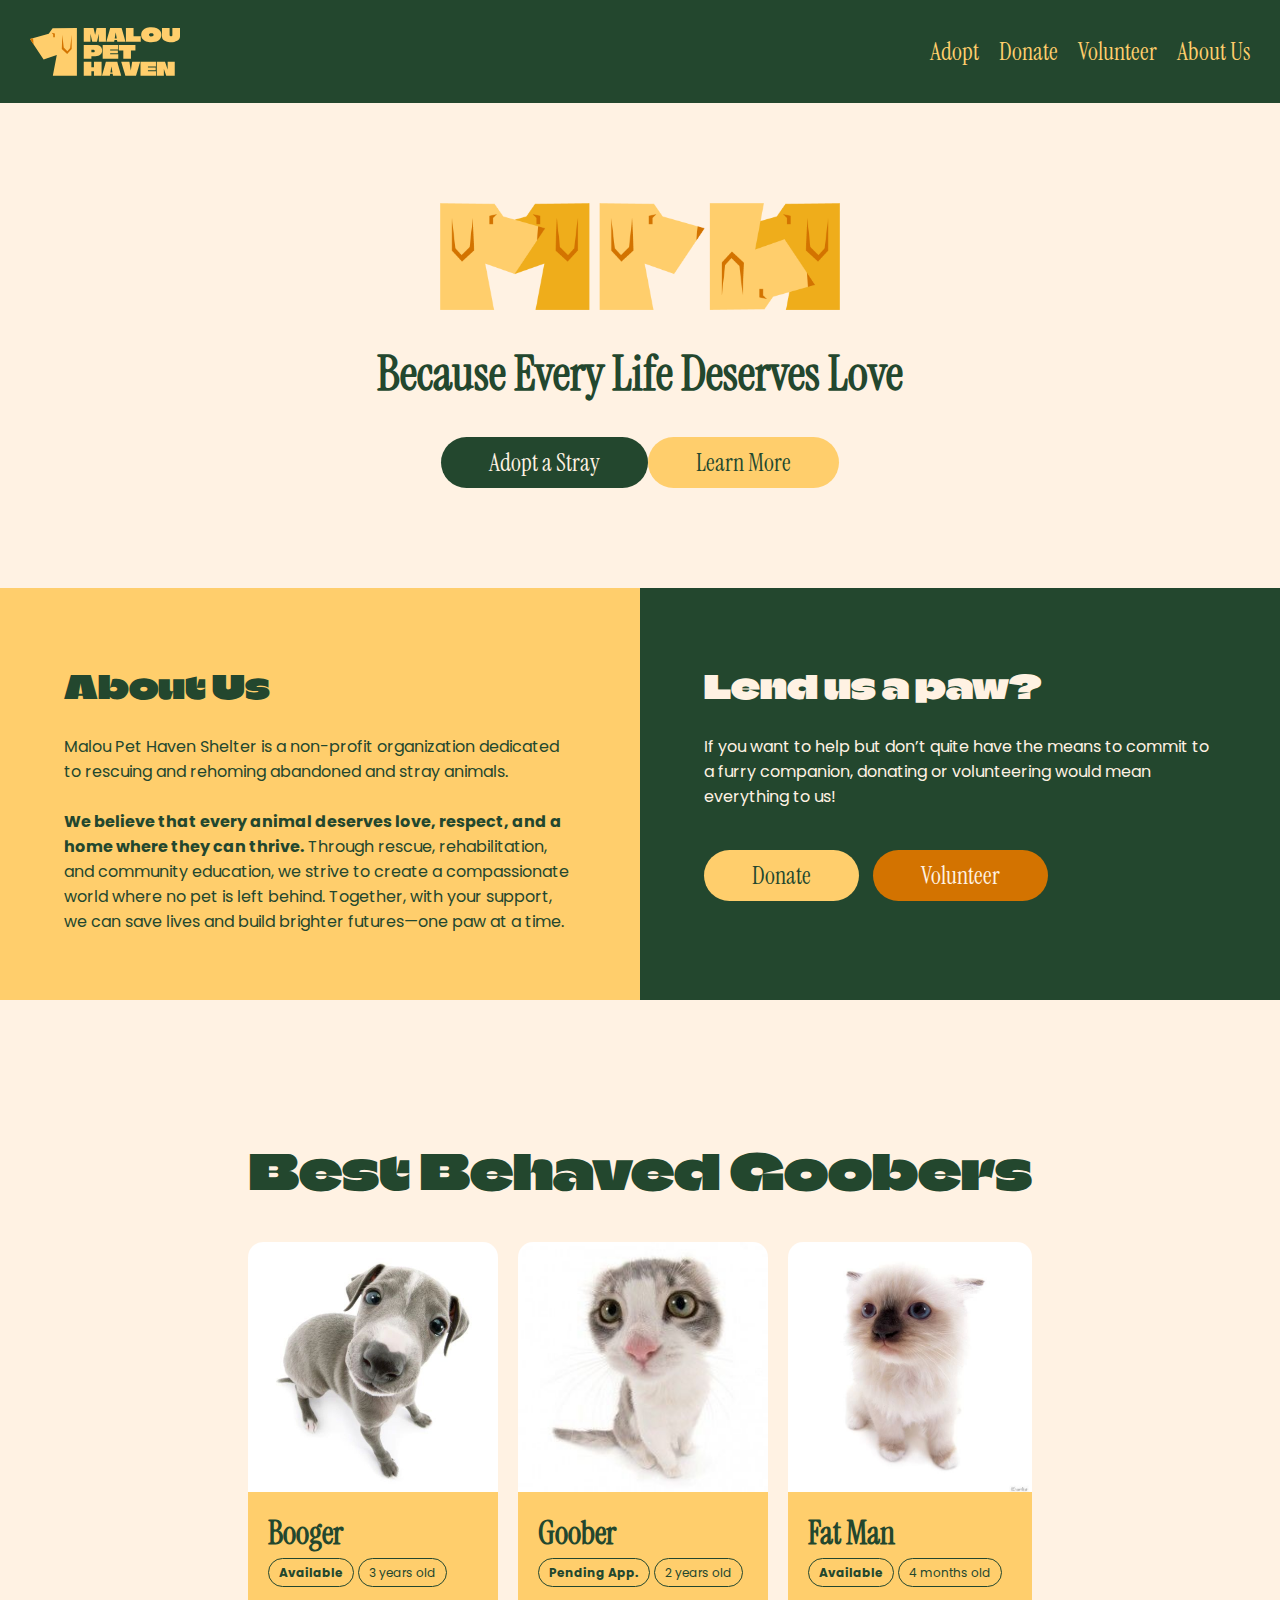
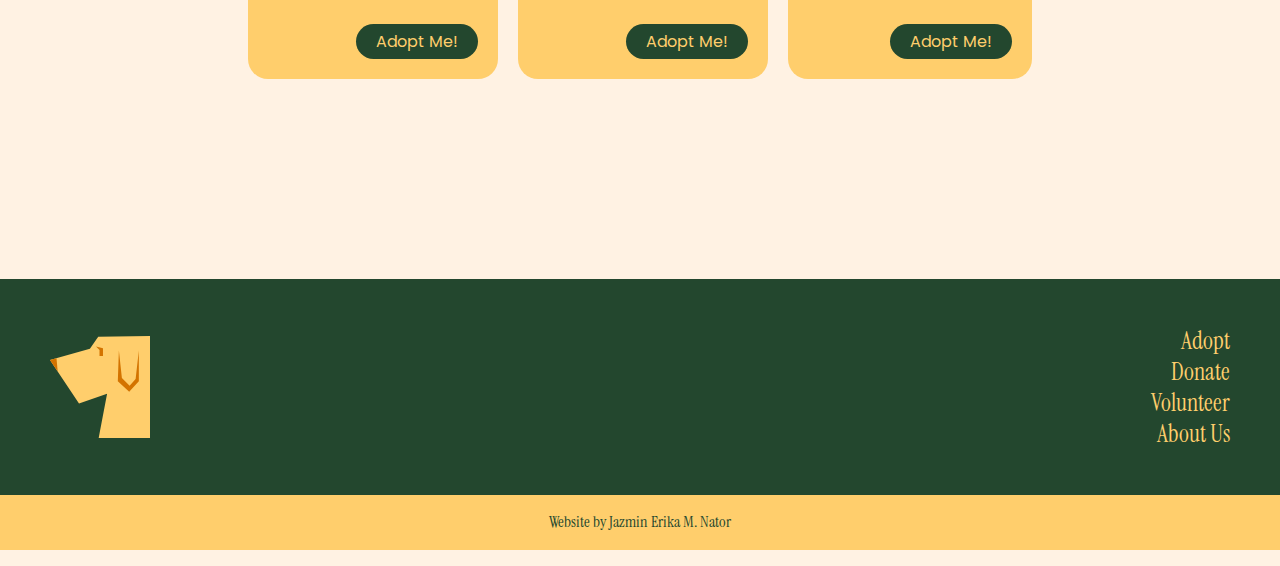
<file: index.html>
<html lang="en">
<head>
  <meta charset="UTF-8">
  <meta name="viewport" content="width=device-width, initial-scale=1.0">
  <title>Malou Pet Haven</title>
  <link rel="shortcut icon" type="image/x-icon" href="./images/logo/favicon.ico" />

  <link rel="stylesheet" href="./css/style.css">
  <link rel="stylesheet" href="./css/index.css">
  <link rel="preconnect" href="https://fonts.googleapis.com">
  <link rel="preconnect" href="https://fonts.gstatic.com" crossorigin>
  <link href="https://fonts.googleapis.com/css2?family=Climate+Crisis&family=Instrument+Serif:ital@0;1&family=Poppins:ital,wght@0,100;0,200;0,300;0,400;0,500;0,600;0,700;0,800;0,900;1,100;1,200;1,300;1,400;1,500;1,600;1,700;1,800;1,900&display=swap" rel="stylesheet">
  
</head>
<body>
  
  <div id="landing-page">
  <!-- navbar -->

  <nav>

    <div>
      <a href="./index.html"><img src="./images/logo/logo-with-name.svg" alt="" class="small-img" draggable="false"></a>
      
      <div></div>

      <ul class="rmv-bullets">
        <li><a href="./adopt.html" class="secondary-font rmv-link-design clr-yellow txt-24 nav-link">Adopt</a></li>
        <li><a href="./donate.html" class="secondary-font rmv-link-design clr-yellow txt-24 nav-link">Donate</a></li>
        <li><a href="./volunteer.html" class="secondary-font rmv-link-design clr-yellow txt-24 nav-link">Volunteer</a></li>
        <li><a href="./about-us.html" class="secondary-font rmv-link-design clr-yellow txt-24 nav-link">About Us</a></li>
      </ul>
    </div>

  </nav>

  <!-- headline -->

  <section class="headline">

    <img src="./images/images/mph@2x.png" alt="MPH" class="large-img" draggable="false"> 

    <h1 class="secondary-font txt-48 clr-green">Because Every Life Deserves Love</h1>

    <div class="btn-group">
      <a href="./adopt.html" class="primary-btn btn">Adopt a Stray</a>
      <a href="#index-about-us" class="secondary-btn btn">Learn More</a>
   </div>

  </section>

  <!-- about us & call to action (donation)-->

  <section id="index-about-us">
    
    <div class="container">

    <div class="left">

      <h2 class="header-font clr-green txt-32">About Us</h2>

      <p class="body-font clr-green txt-16">

        Malou Pet Haven Shelter is a non-profit organization dedicated to rescuing and rehoming abandoned and stray animals. <br> <br> 
        <b>We believe that every animal deserves love, respect, and a home where they can thrive.</b> Through rescue, rehabilitation, 
        and community education, we strive to create a compassionate world where no pet is left behind. Together, with your support, 
        we can save lives and build brighter futures—one paw at a time.
      
      </p>

    </div>

    <div class="right">

      <h2 class="header-font clr-beige txt-32">Lend us a paw?</h2>

      <p class="body-font clr-beige txt-16">
        If you want to help but don’t quite have the means to commit to a furry companion, donating or volunteering would mean everything to us!
      </p>

      <div class="btn-group">
        <a href="./donate.html" class="secondary-btn btn">Donate</a>
        <a href="./volunteer.html" class="btn orange-btn">Volunteer</a>
      </div>
      
    </div>

    </div>

  </section>


  <!-- featured pets -->

  <section id="featured-pets">

    <h2 class="header-font txt-48 clr-green">Best Behaved Goobers</h2>

    <div id="pets-container">

    </div>

  </section>
  



  <!-- footer -->
  <footer class="light-yellow-bg">
    
    <div class="upper green-bg">
      <img src="./images/logo/logo.svg" alt="" draggable="false" class="small-img">

      <ul class="rmv-bullets">
        <li><a href="./adopt.html" class="secondary-font rmv-link-design clr-yellow nav-link txt-24">Adopt</a></li>
        <li><a href="./donate.html" class="secondary-font rmv-link-design clr-yellow nav-link txt-24">Donate</a></li>
        <li><a href="./volunteer.html" class="secondary-font rmv-link-design clr-yellow nav-link txt-24">Volunteer</a></li>
        <li><a href="./about-us.html" class="secondary-font rmv-link-design clr-yellow nav-link txt-24">About Us</a></li>
      </ul>

    </div>

    <div class="credits">
      <p class="secondary-font clr-green">Website by Jazmin Erika M. Nator</p>
    </div>

  </footer>

  <!-- landing page div: -->
  </div> 


  <!-- javascript -->
  <script src="js/script.js"></script>

</body>
</html>
</file>
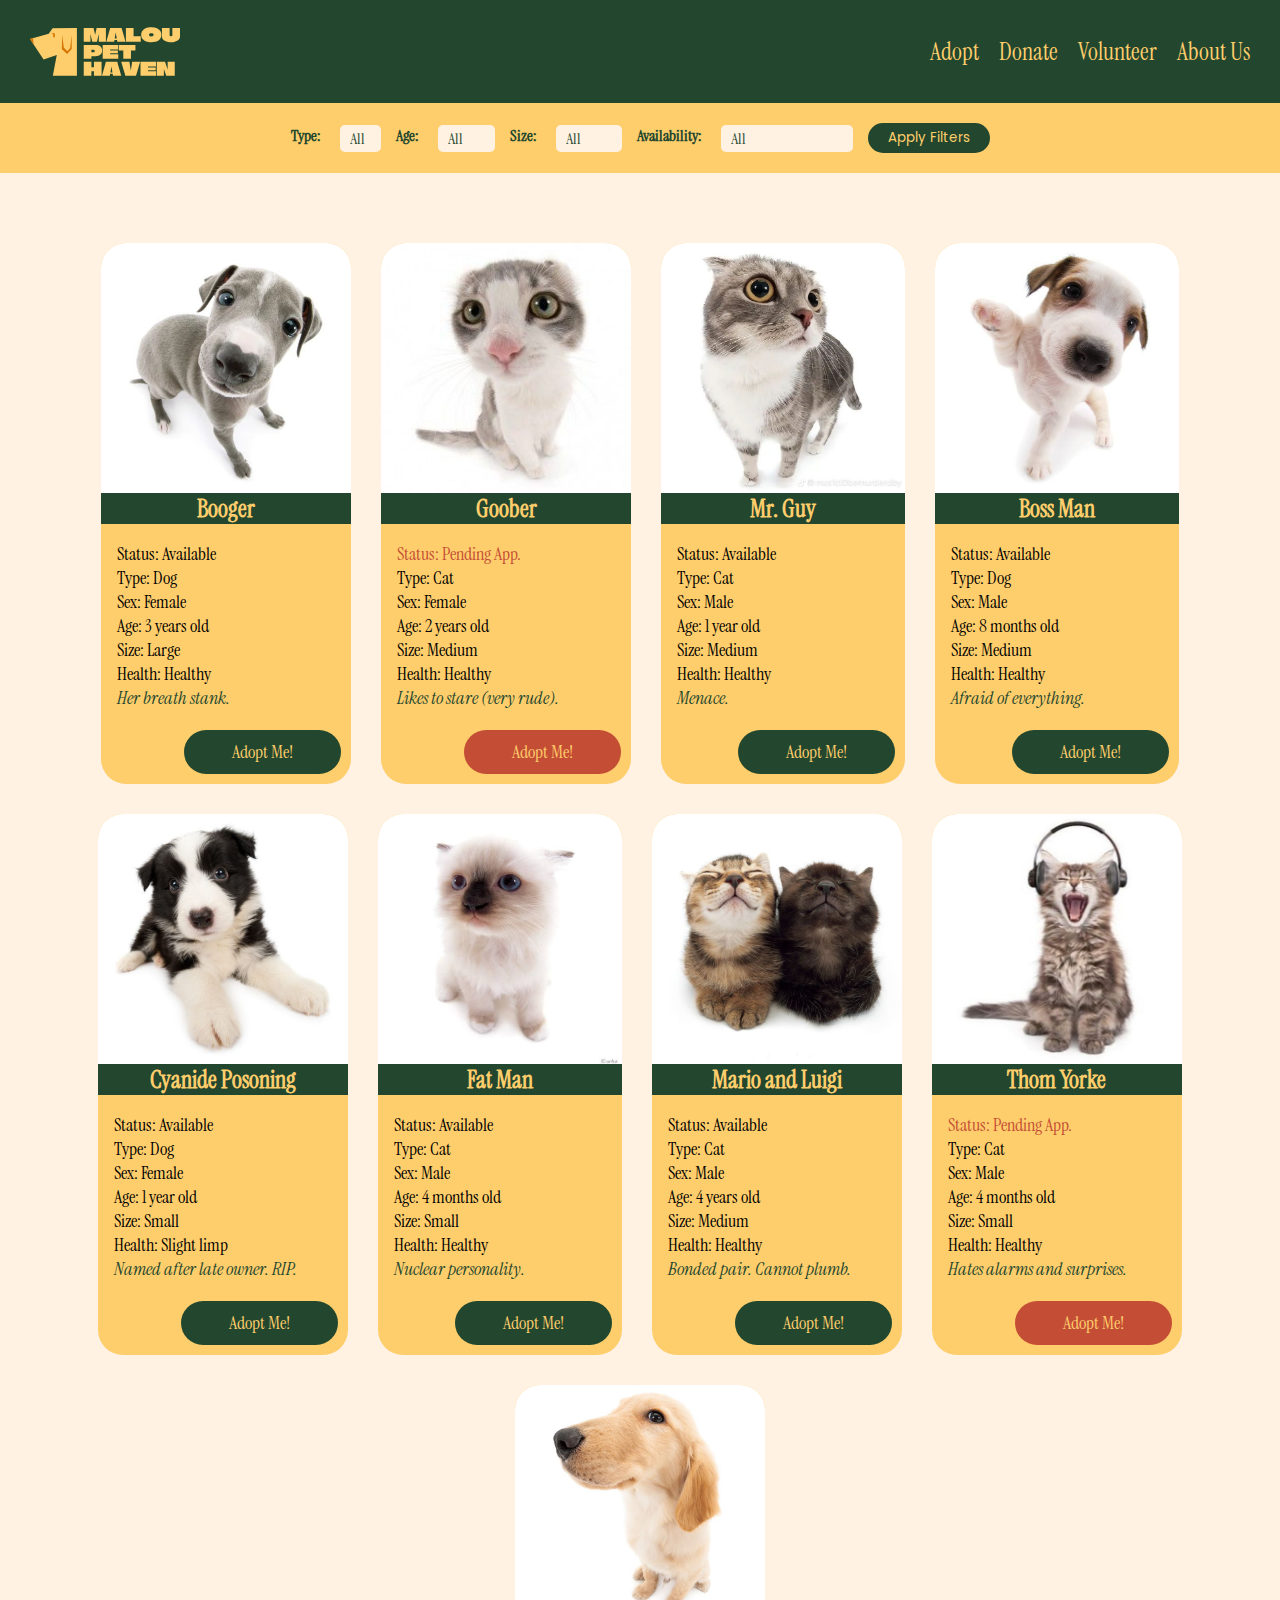
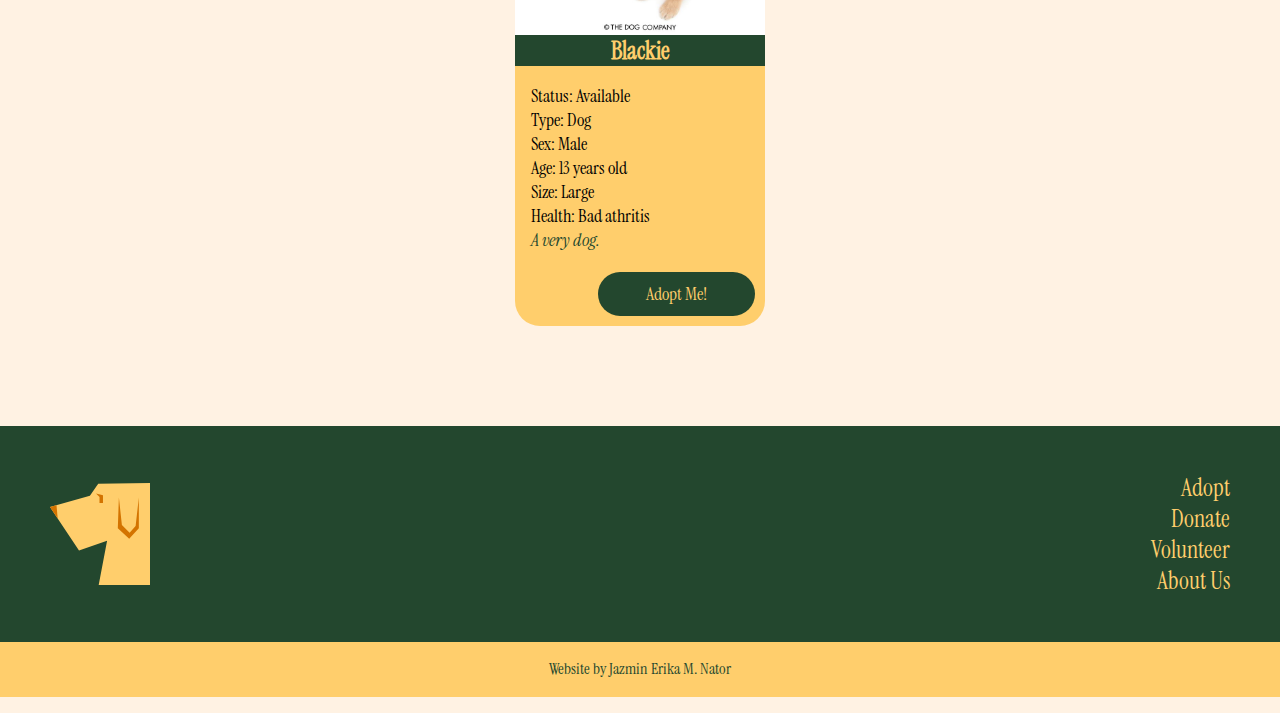
<file: adopt.html>
<html lang="en">
<head>
  <meta charset="UTF-8">
  <meta name="viewport" content="width=device-width, initial-scale=1.0">
  <title>Adopt a Furry Friend!</title>
  <link rel="shortcut icon" type="image/x-icon" href="./images/logo/favicon.ico" />
  
  <link rel="stylesheet" href="./css/style.css">
  <link rel="stylesheet" href="./css/adopt.css">

  <link rel="preconnect" href="https://fonts.googleapis.com">
  <link rel="preconnect" href="https://fonts.gstatic.com" crossorigin>
  <link href="https://fonts.googleapis.com/css2?family=Climate+Crisis&family=Instrument+Serif:ital@0;1&family=Poppins:ital,wght@0,100;0,200;0,300;0,400;0,500;0,600;0,700;0,800;0,900;1,100;1,200;1,300;1,400;1,500;1,600;1,700;1,800;1,900&display=swap" rel="stylesheet">
  

</head>
<body>
  
  
  <nav>

    <div>
      <a href="./index.html"><img src="./images/logo/logo-with-name.svg" alt="" class="small-img" draggable="false"></a>
      
      <div></div>

      <ul class="rmv-bullets">
        <li><a href="./adopt.html" class="secondary-font rmv-link-design clr-yellow txt-24 nav-link">Adopt</a></li>
        <li><a href="./donate.html" class="secondary-font rmv-link-design clr-yellow txt-24 nav-link">Donate</a></li>
        <li><a href="./volunteer.html" class="secondary-font rmv-link-design clr-yellow txt-24 nav-link">Volunteer</a></li>
        <li><a href="./about-us.html" class="secondary-font rmv-link-design clr-yellow txt-24 nav-link">About Us</a></li>
      </ul>
    </div>

  </nav>
  
  <div id="adopt">

    <div id="filter-section">
      <label for="type">Type:</label>
      <select id="filter-type">
        <option value="all">All</option>
        <option value="Dog">Dog</option>
        <option value="Cat">Cat</option>
      </select>
    
      <label for="age">Age:</label>
      <select id="filter-age">
        <option value="all">All</option>
        <option value="Young">Young</option>
        <option value="Adult">Adult</option>
        <option value="Senior">Senior</option>
      </select>
    
      <label for="size">Size:</label>
      <select id="filter-size">
        <option value="all">All</option>
        <option value="Small">Small</option>
        <option value="Medium">Medium</option>
        <option value="Large">Large</option>
      </select>
    
      <label for="availability">Availability:</label>
      <select id="filter-availability">
        <option value="all">All</option>
        <option value="Available">Available</option>
        <option value="Pending App.">Pending Application</option>
      </select>
    
      <button id="filter-button" class="btn small-btn green-bg clr-yellow">Apply Filters</button>
    </div>
    
    <div id="pet-list"></div>

  </div>
  
  <!-- footer -->
  <footer class="light-yellow-bg">
    
    <div class="upper green-bg">
      <img src="./images/logo/logo.svg" alt="" draggable="false" class="small-img">

      <ul class="rmv-bullets">
        <li><a href="./adopt.html" class="secondary-font rmv-link-design clr-yellow nav-link txt-24">Adopt</a></li>
        <li><a href="./donate.html" class="secondary-font rmv-link-design clr-yellow nav-link txt-24">Donate</a></li>
        <li><a href="./volunteer.html" class="secondary-font rmv-link-design clr-yellow nav-link txt-24">Volunteer</a></li>
        <li><a href="./about-us.html" class="secondary-font rmv-link-design clr-yellow nav-link txt-24">About Us</a></li>
      </ul>

    </div>

    <div class="credits">
      <p class="secondary-font clr-green">Website by Jazmin Erika M. Nator</p>
    </div>

  </footer>

  

  <script src="./js/adopt.js"></script>
</body>
</html>
</file>
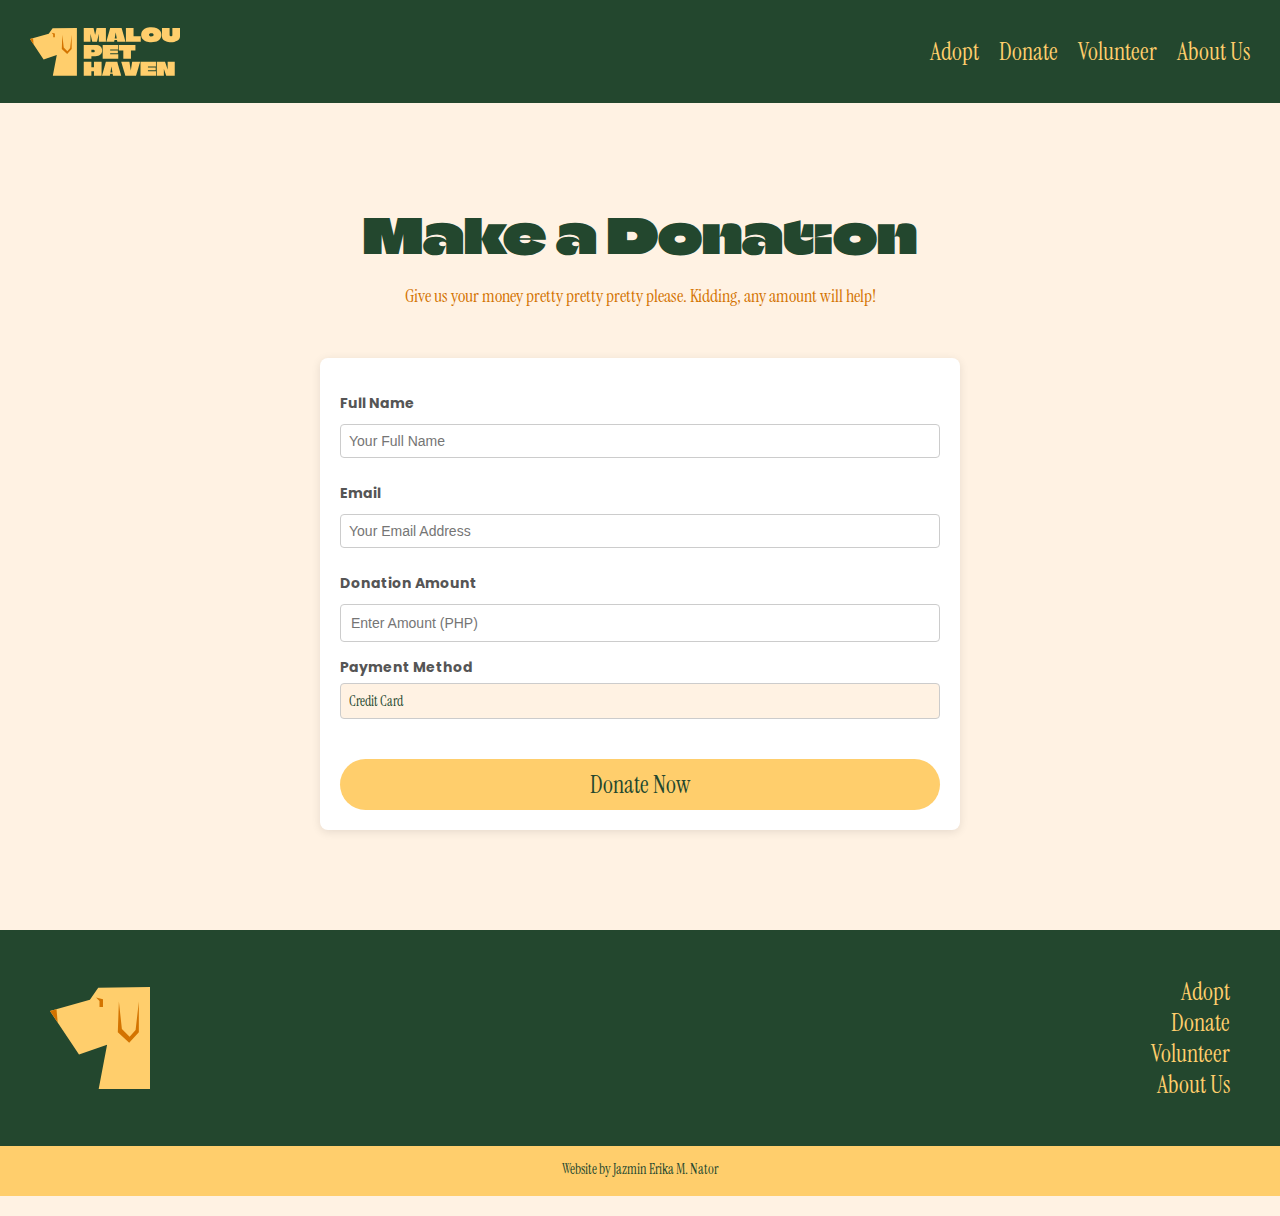
<file: donate.html>
<!DOCTYPE html>
<html lang="en">
<head>
  <meta charset="UTF-8">
  <meta name="viewport" content="width=device-width, initial-scale=1.0">
  <title>Donate to Malou Pet Haven</title>
  <link rel="shortcut icon" type="image/x-icon" href="./images/logo/favicon.ico" />
  
  <link rel="stylesheet" href="./css/style.css">
  <link rel="stylesheet" href="./css/form.css">
  <link rel="stylesheet" href="./css/modal-form.css">

  <link rel="preconnect" href="https://fonts.googleapis.com">
  <link rel="preconnect" href="https://fonts.gstatic.com" crossorigin>
  <link href="https://fonts.googleapis.com/css2?family=Climate+Crisis&family=Instrument+Serif:ital@0;1&family=Poppins:ital,wght@0,100;0,200;0,300;0,400;0,500;0,600;0,700;0,800;0,900;1,100;1,200;1,300;1,400;1,500;1,600;1,700;1,800;1,900&display=swap" rel="stylesheet">
  

</head>
<body>
  
   <!-- navbar -->

   <nav>

    <div>
      <a href="./index.html"><img src="./images/logo/logo-with-name.svg" alt="" class="small-img" draggable="false"></a>
      
      <div></div>

      <ul class="rmv-bullets">
        <li><a href="./adopt.html" class="secondary-font rmv-link-design clr-yellow txt-24 nav-link">Adopt</a></li>
        <li><a href="./donate.html" class="secondary-font rmv-link-design clr-yellow txt-24 nav-link">Donate</a></li>
        <li><a href="./volunteer.html" class="secondary-font rmv-link-design clr-yellow txt-24 nav-link">Volunteer</a></li>
        <li><a href="./about-us.html" class="secondary-font rmv-link-design clr-yellow txt-24 nav-link">About Us</a></li>
      </ul>
    </div>

  </nav>

  <div id="donate" style="margin-bottom: 100px;">

    <div class="container">
      <h1 style="margin-top: 100px;" class="txt-48 header-font">Make a Donation</h1>

      <p class="center-txt secondary-font clr-orange txt-18">Give us your money pretty pretty pretty please. Kidding, any amount will help!</p>
      <form id="donation-form" class="form-container">
        <label for="donor-name">Full Name</label>
        <input type="text" id="donor-name" name="donor-name" placeholder="Your Full Name" required>
    
        <label for="donor-email">Email</label>
        <input type="email" id="donor-email" name="donor-email" placeholder="Your Email Address" required>
    
        <label for="donation-amount">Donation Amount</label>
        <input type="number" id="donation-amount" name="donation-amount" placeholder="Enter Amount (PHP)" required>
    
        <label for="payment-method">Payment Method</label>
        <select id="payment-method" name="payment-method" required>
          <option value="credit-card">Credit Card</option>
          <option value="paypal">PayPal</option>
          <option value="gcash">GCash</option>
          <option value="paymaya">PayMaya</option>
          <option value="bank-transfer">Bank Transfer</option>
        </select>
    
        <button class="btn secondary-btn" style="margin-top: 30px;" id="donateNow" onclick="openModal()">Donate Now</button>
      </form>
    </div>
    
    <!-- Confirmation Modal -->
    <div id="donationModal" class="modal">
      <div class="modal-content">
        <span class="close-button" onclick="closeModal()">&times;</span>
        <h2 class="secondary-font txt-32 clr-orange">Thank You!</h2>
        <p class="body-font txt-14" style="margin-bottom: 50px;">Your donation has been received successfully.</p>
        <a href="./index.html" class="btn secondary-font txt-18 clr-beige orange-bg">Back Home</a>
      </div>
    </div>

  </div>


  <!-- footer -->
  <footer class="light-yellow-bg">
    
    <div class="upper green-bg">
      <img src="./images/logo/logo.svg" alt="" draggable="false" class="small-img">

      <ul class="rmv-bullets">
        <li><a href="./adopt.html" class="secondary-font rmv-link-design clr-yellow nav-link txt-24">Adopt</a></li>
        <li><a href="./donate.html" class="secondary-font rmv-link-design clr-yellow nav-link txt-24">Donate</a></li>
        <li><a href="./volunteer.html" class="secondary-font rmv-link-design clr-yellow nav-link txt-24">Volunteer</a></li>
        <li><a href="./about-us.html" class="secondary-font rmv-link-design clr-yellow nav-link txt-24">About Us</a></li>
      </ul>

    </div>

    <div class="credits">
      <p class="secondary-font clr-green">Website by Jazmin Erika M. Nator</p>
    </div>

  </footer>

  <script>

    const form = document.getElementById("donation-form");
    const modal = document.getElementById("donationModal");

    form.addEventListener("submit", function(event) {
      event.preventDefault(); 
      modal.style.display = "flex"; 
    });

    function closeModal() {
      modal.style.display = "none"; 
    }

    window.onclick = function(event) {
      if (event.target === modal) {
        modal.style.display = "none"; // end my suffering
      }
    };

  </script>

</body>
</html>
</file>
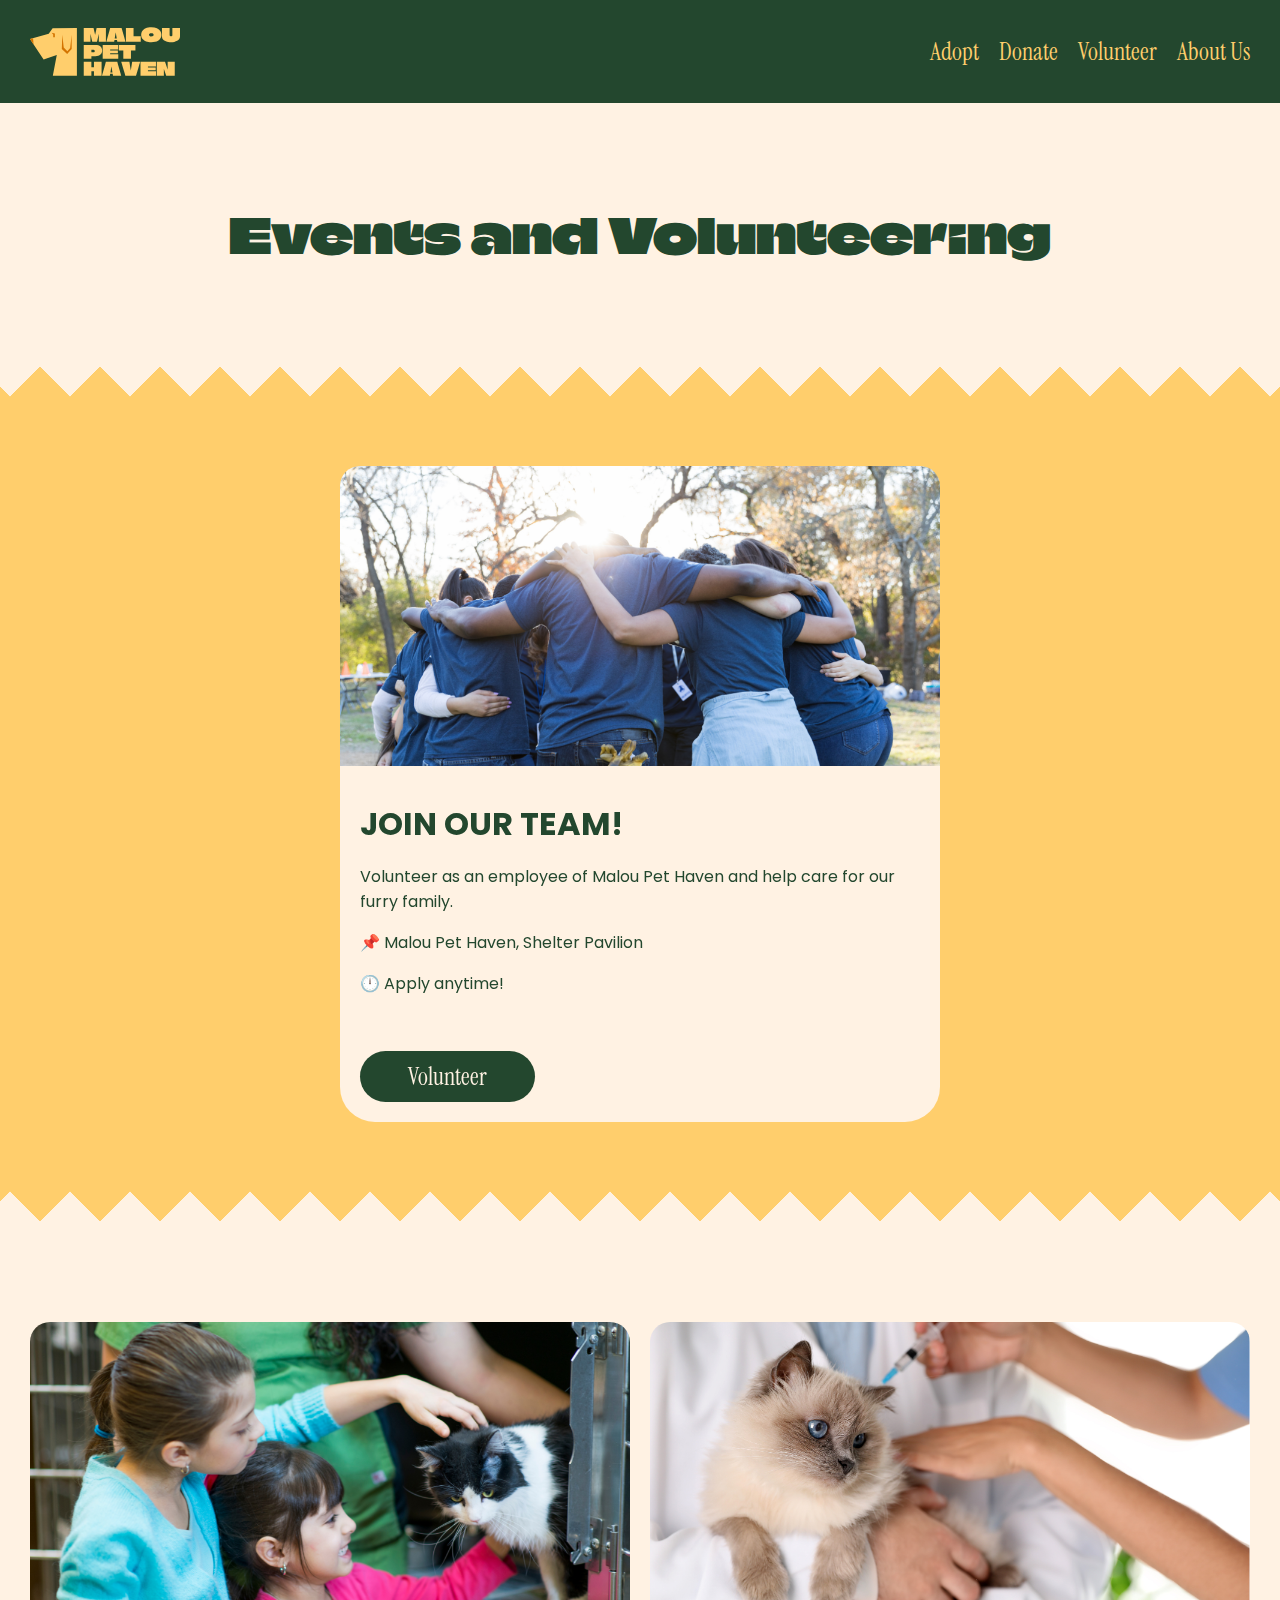
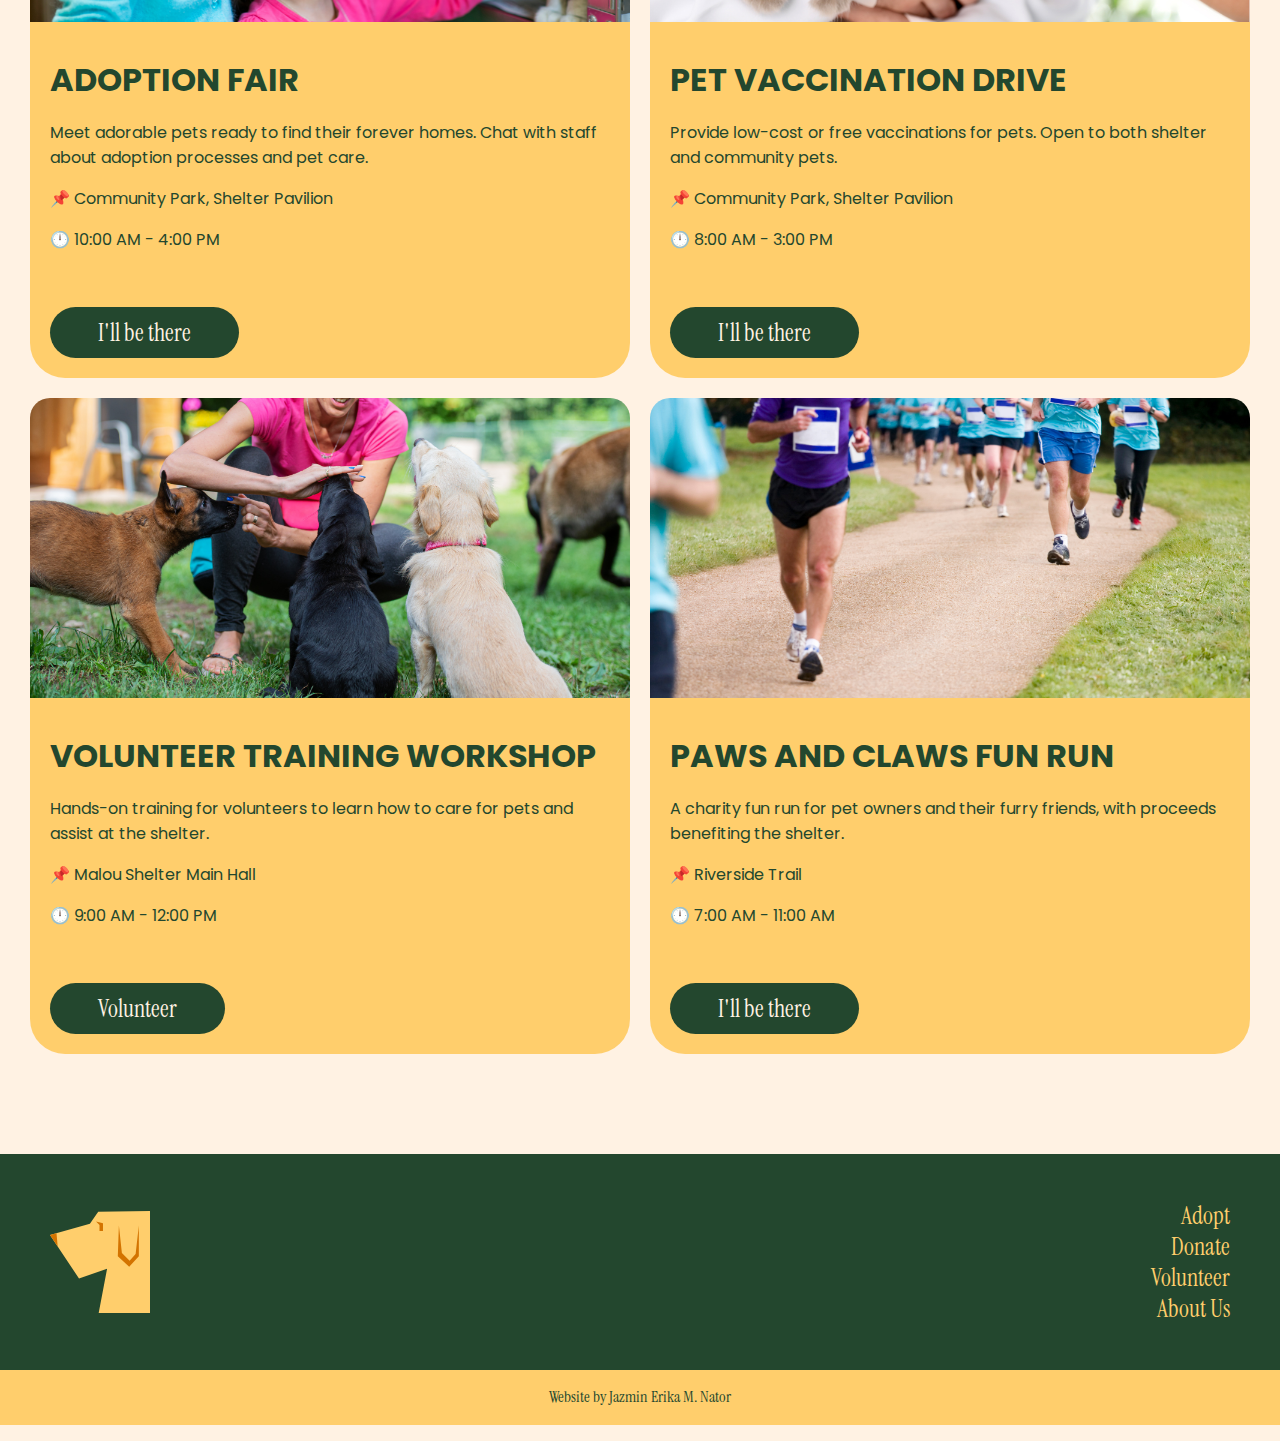
<file: volunteer.html>
<!DOCTYPE html>
<html lang="en">
<head>
  <meta charset="UTF-8">
  <meta name="viewport" content="width=device-width, initial-scale=1.0">
  <title>Volunteer</title>
  <link rel="shortcut icon" type="image/x-icon" href="./images/logo/favicon.ico" />

  <link rel="stylesheet" href="./css/style.css">
  <link rel="stylesheet" href="./css/volunteer.css">
  <link rel="stylesheet" href="./css/modal-form.css">

  <link rel="preconnect" href="https://fonts.googleapis.com">
  <link rel="preconnect" href="https://fonts.gstatic.com" crossorigin>
  <link href="https://fonts.googleapis.com/css2?family=Climate+Crisis&family=Instrument+Serif:ital@0;1&family=Poppins:ital,wght@0,100;0,200;0,300;0,400;0,500;0,600;0,700;0,800;0,900;1,100;1,200;1,300;1,400;1,500;1,600;1,700;1,800;1,900&display=swap" rel="stylesheet">
  
</head>
<body>
  
  <nav>

    <div>
      <a href="./index.html"><img src="./images/logo/logo-with-name.svg" alt="" class="small-img" draggable="false"></a>
      
      <div></div>

      <ul class="rmv-bullets">
        <li><a href="./adopt.html" class="secondary-font rmv-link-design clr-yellow txt-24 nav-link">Adopt</a></li>
        <li><a href="./donate.html" class="secondary-font rmv-link-design clr-yellow txt-24 nav-link">Donate</a></li>
        <li><a href="./volunteer.html" class="secondary-font rmv-link-design clr-yellow txt-24 nav-link">Volunteer</a></li>
        <li><a href="./about-us.html" class="secondary-font rmv-link-design clr-yellow txt-24 nav-link">About Us</a></li>
      </ul>
    </div>

  </nav>

  <div id="volunteer">


    <h1 class="txt-48 header-font clr-green center-txt">Events and Volunteering</h1>

    <div id="headline-event" class="light-yellow-bg">

    </div>

    <div id="events">

    </div>

    
  </div>


  <!-- form modal -->
  <div id="eventApplicationModal" class="modal">
    <div class="modal-content">
      <span class="close-button" id="closeModal" onclick="closeModal()">&times;</span>
      <h2 class="secondary-font txt-32 clr-green">Application Form</h2>
      
    <form id="event-application-form" >
      <label for="applicant-name" class="body-font">Full Name</label>
      <input type="text" id="applicant-name" name="name" placeholder="Input Full Name" required>
      
      <label for="applicant-email" class="body-font">Email Address</label>
      <input type="email" id="applicant-email" name="email" placeholder="example@email.com" required>
      
      <label for="applicant-phone" class="body-font">Phone Number</label>
      <input type="tel" id="applicant-phone" name="phone" placeholder="123-456-7890" required>
      
      <button onclick="closeModal()" class="btn green-bg secondary-font txt-18 clr-yellow">Submit Application</button>
    </div>
  </div>

  <!-- footer -->
  <footer class="light-yellow-bg">
    
    <div class="upper green-bg">
      <img src="./images/logo/logo.svg" alt="" draggable="false" class="small-img">

      <ul class="rmv-bullets">
        <li><a href="./adopt.html" class="secondary-font rmv-link-design clr-yellow nav-link txt-24">Adopt</a></li>
        <li><a href="./donate.html" class="secondary-font rmv-link-design clr-yellow nav-link txt-24">Donate</a></li>
        <li><a href="./volunteer.html" class="secondary-font rmv-link-design clr-yellow nav-link txt-24">Volunteer</a></li>
        <li><a href="./about-us.html" class="secondary-font rmv-link-design clr-yellow nav-link txt-24">About Us</a></li>
      </ul>

    </div>

    <div class="credits">
      <p class="secondary-font clr-green">Website by Jazmin Erika M. Nator</p>
    </div>

  </footer>

  <script src="./js/events.js"></script>
</body>
</html>
</file>
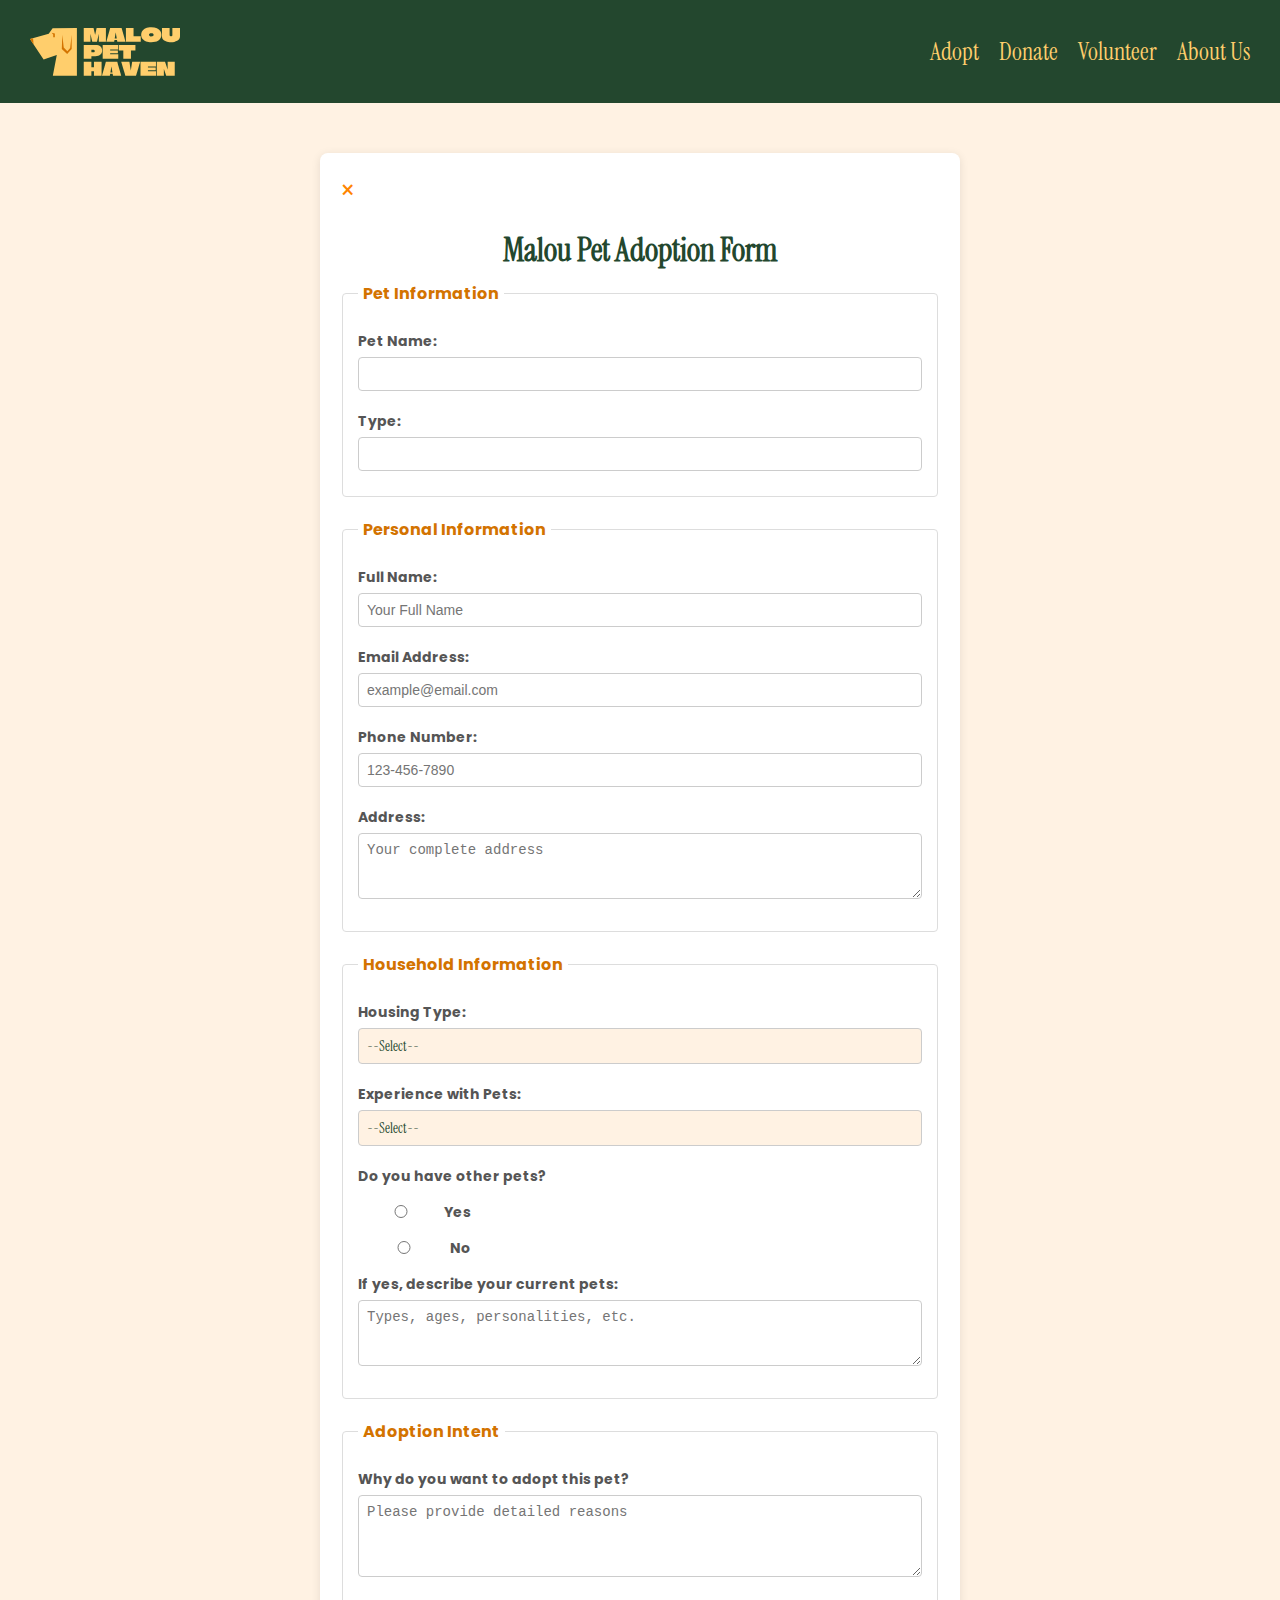
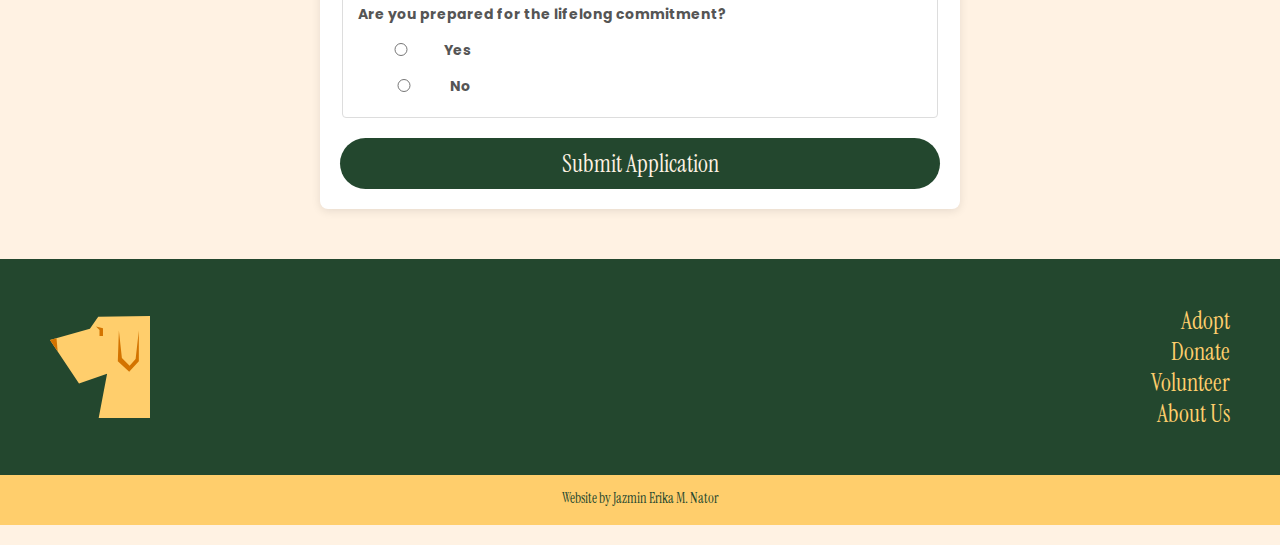
<file: forms/adoption.html>
<!DOCTYPE html>
<html lang="en">
<head>
  <meta charset="UTF-8">
  <meta name="viewport" content="width=device-width, initial-scale=1.0">
  <title>Adoption Form</title>
  <link rel="shortcut icon" type="image/x-icon" href="./images/logo/favicon.ico" />
  
  <link rel="stylesheet" href="../css/style.css">
  <link rel="stylesheet" href="../css/form.css">

  <link rel="preconnect" href="https://fonts.googleapis.com">
  <link rel="preconnect" href="https://fonts.gstatic.com" crossorigin>
  <link href="https://fonts.googleapis.com/css2?family=Climate+Crisis&family=Instrument+Serif:ital@0;1&family=Poppins:ital,wght@0,100;0,200;0,300;0,400;0,500;0,600;0,700;0,800;0,900;1,100;1,200;1,300;1,400;1,500;1,600;1,700;1,800;1,900&display=swap" rel="stylesheet">
  
</head>
<body>
  
  
  <nav>

    <div>
      <a href="../index.html"><img src="../images/logo/logo-with-name.svg" alt="" class="small-img" draggable="false"></a>
      
      <div></div>

      <ul class="rmv-bullets">
        <li><a href="../adopt.html" class="secondary-font rmv-link-design clr-yellow txt-24 nav-link">Adopt</a></li>
        <li><a href="../donate.html" class="secondary-font rmv-link-design clr-yellow txt-24 nav-link">Donate</a></li>
        <li><a href="../volunteer.html" class="secondary-font rmv-link-design clr-yellow txt-24 nav-link">Volunteer</a></li>
        <li><a href="../about-us.html" class="secondary-font rmv-link-design clr-yellow txt-24 nav-link">About Us</a></li>
      </ul>
    </div>

  </nav>
  
  <div class="form-container">
    <a href="../adopt.html" class="rmv-link-design txt-24 reg-link"><span class="close-button">&times;</span></a>
    <h1>Malou Pet Adoption Form</h1>


    <form id="adoption-form" action="submit-adoption.php" method="post">

      <!-- Pet Information -->
      <fieldset>
        <legend>Pet Information</legend>
        <label for="pet-name">Pet Name:</label>
        <input type="text" id="pet-name" name="pet-name" readonly required>

        <label for="pet-type">Type:</label>
        <input type="text" id="pet-type" name="pet-type" readonly>
      </fieldset>

      <!-- Personal Information -->
      <fieldset>
        <legend>Personal Information</legend>
        <label for="full-name">Full Name:</label>
        <input type="text" id="full-name" name="full-name" placeholder="Your Full Name" required>

        <label for="email">Email Address:</label>
        <input type="email" id="email" name="email" placeholder="example@email.com" required>

        <label for="phone">Phone Number:</label>
        <input type="tel" id="phone" name="phone" placeholder="123-456-7890" required>

        <label for="address">Address:</label>
        <textarea id="address" name="address" rows="3" placeholder="Your complete address" required></textarea>
      </fieldset>

      <!-- Household Information -->
      <fieldset>
        <legend>Household Information</legend>
        <label for="household-type">Housing Type:</label>
        <select id="household-type" name="household-type" required>
          <option value="">--Select--</option>
          <option value="Apartment">Apartment</option>
          <option value="House">House</option>
          <option value="Condo">Condo</option>
          <option value="Other">Other</option>
        </select>

        <label for="pet-experience">Experience with Pets:</label>
        <select id="pet-experience" name="pet-experience" required>
          <option value="">--Select--</option>
          <option value="First-time Owner">First-time Owner</option>
          <option value="Experienced Owner">Experienced Owner</option>
        </select>

        <label for="existing-pets">Do you have other pets?</label>

        <div class="radio-grp">
          <input type="radio" id="existing-pets-yes" name="existing-pets" value="Yes" required>
          <label for="existing-pets-yes">Yes</label>
        </div>

        <div class="radio-grp">
          <input type="radio" id="existing-pets-no" name="existing-pets" value="No" required>
          <label for="existing-pets-no">No</label>
        </div>

        <label for="pet-description">If yes, describe your current pets:</label>
        <textarea id="pet-description" name="pet-description" rows="3" placeholder="Types, ages, personalities, etc."></textarea>
      </fieldset>

      <!-- Adoption Intent -->
      <fieldset>
        <legend>Adoption Intent</legend>
        <label for="reason">Why do you want to adopt this pet?</label>
        <textarea id="reason" name="reason" rows="4" placeholder="Please provide detailed reasons" required></textarea>

        
        <label for="commitment">Are you prepared for the lifelong commitment?</label>

        <div class="radio-grp">
          <input type="radio" id="commitment-yes" name="commitment" value="Yes" required>
          <label for="commitment-yes">Yes</label>
        </div>

        <div class="radio-grp">
          <input type="radio" id="commitment-no" name="commitment" value="No" required>
          <label for="commitment-no">No</label>
        </div>

      </fieldset>

      <!-- Submit Section -->
      <button type="submit" class="btn primary-btn">Submit Application</button>
    </form>


  </div>


  <!-- success modal -->
  <div id="successModal" class="modal">
    <div class="modal-content">
      <h2 class="secondary-font txt-32 clr-green">Application Submitted</h2>
      <p class="body-font txt-16">Your adoption application has been successfully submitted.</p>
      <button id="returnHomeButton" class="secondary-btn btn">Return to Home Page</button>
    </div>
  </div>

  <!-- footer -->
  <footer class="light-yellow-bg">
    
    <div class="upper green-bg">
      <img src="../images/logo/logo.svg" alt="" draggable="false" class="small-img">

      <ul class="rmv-bullets">
        <li><a href="../adopt.html" class="secondary-font rmv-link-design clr-yellow nav-link txt-24">Adopt</a></li>
        <li><a href="../donate.html" class="secondary-font rmv-link-design clr-yellow nav-link txt-24">Donate</a></li>
        <li><a href="../volunteer.html" class="secondary-font rmv-link-design clr-yellow nav-link txt-24">Volunteer</a></li>
        <li><a href="../about-us.html" class="secondary-font rmv-link-design clr-yellow nav-link txt-24">About Us</a></li>
      </ul>

    </div>

    <div class="credits">
      <p class="secondary-font clr-green">Website by Jazmin Erika M. Nator</p>
    </div>

  </footer>


  <script>
    
    const params = new URLSearchParams(window.location.search);
    const petName = params.get("pet");
    const petType = params.get("type");
    if (petName) document.getElementById("pet-name").value = petName;
    if (petType) document.getElementById("pet-type").value = petType;

    // Modal functionality
    const form = document.getElementById("adoption-form");
    const modal = document.getElementById("successModal");
    const returnHomeButton = document.getElementById("returnHomeButton");
  
    form.addEventListener("submit", function (event) {
      event.preventDefault(); // Prevent the default form submission
  
      // Simulate form submission success
      console.log("Form submitted for pet:", document.getElementById("pet-name").value);
      modal.style.display = "block"; // Show the modal
    });
  
    // Redirect to home page when "Return to Home Page" button is clicked
    returnHomeButton.addEventListener("click", function () {
      window.location.href = "../index.html";
    });
  </script>
  
</body>
</html>
</file>
<file: css/style.css>
/* GLOBAL stylesheet */

:root {
  --green: #23472E;
  --light-yellow: #FFCE6C;
  --dark-yellow: #EFAD1B;
  --beige: #FFF2E3;
  --orange: #D37300;
  --link: #FF8500;
  --red: rgb(196, 77, 53);
  /* font families */
  --secondary: "Instrument Serif", serif;
  --header: "Climate Crisis", "Impact", sans-serif;
  --body: "Poppins", sans-serif;

  /* font sizes */
  --xs: 12px;
  --small: 16px;
  --sm-med: 18px;
  --medium: 24px;
  --large: 32px;
  --larger: 48px;

  /* misc */

  --inner-glow: inset 0 0 10px rgb(255, 255, 255);
}

/* text align */

.center-txt {
  text-align: center;
}

.allcaps {
  text-transform: uppercase;
}

/* image sizes */

.small-img {
  width: 150px;
  height: auto;
}

.large-img {
  width: 30%;
  height: auto;
}

@media screen and (max-width: 480px) {
  .large-img {
    width: 20%;
    height: auto;
  }
}

.small-img {
  width: 100px;
}

/* remove default styles */

.rmv-link-design {
  text-decoration: none;
}

.rmv-bullets {
  list-style-type: none;
}


/* font families */

.header-font {
  font-family: "Climate Crisis", "Impact", sans-serif;
}

.secondary-font {
  font-family: "Instrument Serif", serif;
}

.body-font {
  font-family: "Poppins", sans-serif;
}


/* text colors */

.clr-green {
  color: var(--green);
}

.clr-beige {
  color: var(--beige);
}

.clr-yellow {
  color: var(--light-yellow);
}

.clr-orange {
  color: var(--orange);
}


/* text sizes */

.txt-12 {
  font-size: var(--xs);
}

.txt-14 {
  font-size: 14px;
}

.txt-16 {
  font-size: var(--small);
}

.txt-18 {
  font-size: var(--sm-med);
}

.txt-24 {
  font-size: 24px;
}

.txt-32 {
  font-size: 32px;
}

.txt-48 {
  font-size: 48px;
}

@media screen and (max-width: 480px) {
  .txt-48 {
    font-size: var(--large);
  }

  .txt-32 {
    font-size: var(--medium);
  }

  .txt-24 {
    font-size: var(--sm-med);
  }

  .txt-18 {
    font-size: var(--small);
  }

  .txt-16 {
    font-size: var(--xs);
  }
}



/* backgrounds */

.green-bg {
  background: var(--green);
}

.light-yellow-bg {
  background: var(--light-yellow);
}

.orange-bg {
  background: var(--orange);
}


/* buttons */

button {
  border: none;
}

.btn:disabled {
  background: var(--red);
  color: var(--light-yellow);
}

.btn {
  text-decoration: none;
  padding: 10px 48px;
  border-radius: 50px;
}

.small-btn {
  padding: 5px 20px!important;
  font-family: var(--body);
}

.primary-btn {
  font-family: var(--secondary);
  font-size: var(--medium);
  color: var(--beige);
  background: var(--green);
}

.secondary-btn {
  font-family: var(--secondary);
  font-size: var(--medium);
  color: var(--green);
  background: var(--light-yellow);
}

.orange-btn {
  font-family: var(--secondary);
  font-size: var(--medium);
  color: var(--beige);
  background  : var(--orange);
}

.reg-link {
  color: var(--link);
}


@media screen and (max-width: 480px) {

  .primary-btn {
    font-size: var(--small);
  }

  .secondary-btn {
    font-size: var(--small);
  }

  .orange-btn {
    font-size: var(--small);
  }
}




/* interaction actions */

.reg-link:hover {
  text-decoration: none;
}

.reg-link:active {
  color: var(--light-yellow);
}

.nav-link:hover {
  color: var(--link);
}

.nav-link:active {
  color: var(--orange);
}

.btn:hover {
  /* box-shadow: 2px 2px 5px rgba(33, 33, 29, 0.525); */
  /* inner glow: */
  box-shadow: inset 0 0 10px rgba(255, 255, 255, 0.5); 
  transition: all linear 0.03s;
}

.primary-btn:hover {
  background: #346b45;
}

.secondary-btn:hover {
  background: #ffd788;
}

.orange-btn:hover {
  background: #eb8100;
}

.primary-btn:active {
  background: #4d9664;
}

.secondary-btn:active {
  background: #ffdd9a;
}

.orange-btn:active {
  background: #ff9c23;
}



/* section specific */

body {

  margin: 0;
  background: var(--beige);

}



/* navigation */

nav {

  background: var(--green);
  padding: 20px 10px;

  div {

    display: flex;
    justify-content: space-between;
    /* max-width: 96%; */
    padding: 0 20px ;
    /* margin: auto; */

    /* border: red solid thin; */
    
    a {
      /* border: red solid thin; */
      display: flex;

      img {
        display: block;
        min-width: 150px;
        /* border: red solid thin; */
      }

    }


    ul {

      /* border: red solid thin; */
      padding: 0;
      display: flex;
      justify-content: space-between;
      gap: 20px;

      /* border: red solid thin; */

      li {
        /* white-space: nowrap; */
        display: block;
      }

    }

  }

  

}


@media screen and (max-width:480px) {

  nav {
    padding: 10px 10px;
  }
  
  nav div {
    padding: 0 5px;
    flex-direction: column;
    align-items: center;
  }


  nav div a img {
    margin-top: 20px;
  }
  
  nav ul {
    margin-top: 32px;
    justify-content: space-between; 
    align-self: stretch;

    li a {
      font-size: var(--medium)!important;
    }

  }

}


/* footer */

footer {
  
  .upper {
    display: flex;
    justify-content: space-between;
    padding: 30px 50px;

    li {
      text-align: right;
    }

  }

  .credits {
    p {
      text-align: center;
      padding-bottom: 18px;
    }
  }
}

/* modal */

.modal {
  display: none; /* Hidden by default */
  position: fixed;
  top: 0;
  left: 0;
  width: 100%;
  height: 100%;
  background-color: rgba(0, 0, 0, 0.5); /* Semi-transparent background */
  z-index: 1000;
}

.modal-content {
  background-color: var(--beige);
  margin: 15% auto;
  padding: 20px;
  width: 50%;
  border-radius: 8px;
  text-align: center;
}

.modal-content h2 {
  margin-bottom: 15px;
}


/* form */

form {
  display: flex;
  flex-direction: column;
}

.form-group {
  margin-bottom: 15px;
}

label {
  display: block;
  font-size: 14px;
  font-weight: bold;
  margin-bottom: 5px;
  color: #555555;
}

input, textarea {
  width: 100%;
  padding: 10px;
  font-size: 14px;
  border: 1px solid #cccccc;
  border-radius: 4px;
  box-sizing: border-box;
  outline: none;
}

input:focus, textarea:focus {
  border-color: #007bff;
  box-shadow: 0 0 5px rgba(0, 123, 255, 0.2);
}

textarea {
  resize: none;
}

/* Submit Button */
.submit-button {
  background-color: #007bff;
  color: #ffffff;
  border: none;
  padding: 10px;
  font-size: 16px;
  border-radius: 4px;
  cursor: pointer;
  text-transform: uppercase;
  font-weight: bold;
}

.submit-button:hover {
  background-color: #0056b3;
}

.submit-button:active {
  background-color: #004080;
}

/* dropdowns :( */

select {
  appearance: none;
  -moz-appearance: none;
  background-color: var(--beige);
  color: var(--green);
  border: none;
  border-radius: 5px;
  padding: 3px 10px;
  font-size: var(--small);
  cursor: pointer;
  font-family: var(--secondary);
}

select:focus {
  outline: none; /* Remove the default focus outline */
  border-color: #007bff; /* Add a focus border color */
  box-shadow: 0 0 5px rgba(0, 123, 255, 0.5); /* Optional focus effect */
}

option {
  padding: 8px;
}
</file>
<file: css/index.css>
/*index specific stylesheet*/

.headline {
  
  display: flex;
  flex-direction: column;
  align-items: center;
  margin-top: 100px;
  margin-bottom: 100px;
  /* border: solid red thin; */
  
  img {
    display: block;
    /* border: solid red thin; */
    min-width: 400px;
  }

  h1 {
    /* border: solid red thin; */
    text-align: center;
  }

  .btn-group {

    min-width: 26%;
    display: flex;
    justify-content: space-between;
    /* border: solid red thin; */

  }

}




/* about us */

#index-about-us {
  
  .container {
    display: flex;
    flex-wrap: wrap;
  }

  .left {
    flex: 1;
    background: var(--light-yellow);
    padding: 50px 5%;
    min-width: 400px;
  }

  .right {
    flex: 1;
    background: var(--green);
    padding: 50px 5%;
    min-width: 400px;

    p {
      margin-bottom: 10%;
    }

    .btn-group {
      
      .btn {
        margin-right: 10px;
      }
      
    }
  }
  
}

/* featured pets */

#featured-pets {

  display: flex;
  flex-direction: column;
  align-items: center;
  margin: 100px 0 200px 0;

  #pets-container {
  
      display: flex;
      flex-direction: row;
      gap: 20px;
      /* overflow-x: auto; */
      /* white-space: nowrap; */

    div.card {

      background: var(--light-yellow);
      border-radius: 20px;
      
      .card-img {
        max-height: 250px;
        max-width: 250px;
        border-radius: 15px 15px 0 0;
        object-fit: cover;
      }

      .card-content {

        /* border: red solid thin; */
        padding: 10px 20px 20px 20px;

        p {
          margin: 0;
          padding: 0;
          color: var(--green);
          margin-bottom: 10px;
        }

        span.information {
          border: solid 1px var(--green);
          font-size: var(--small);
          padding: 5px 10px;
          border-radius: 50px;
          font-family: var(--body);
          font-weight: 400;
          font-size: var(--xs);
        }

        span.information.status {
          font-weight: bold;
        }

        p.information {
          margin-bottom: 40px;
        }

        p.secondary-font {
          font-size: var(--sm-med);
        }

        h3.pet-name {

          padding: 0;
          margin: 10px 0 5px 0;
          color: var(--green);
        }

        .btn-pane {
          /* border: red solid thin; */
          display: flex;
          justify-content: right;

        }

      }

    }

  }


  div.card:hover { 
    transform: scale(1.03);
    box-shadow: inset 0 0 10px rgba(255, 255, 255, 0.881);
    transition: all 0.03s ease-in;
  }

  #pets-container::-webkit-scrollbar {
    height: 8px;
  }

  #pets-container::-webkit-scrollbar-thumb {
    background: var(--light-yellow);
    border-radius: 4px;
  }

  #pets-container::-webkit-scrollbar-track {
    background: var(--orange);
  }

  @media (max-width: 768px) {
    #pets-container {
      width: 100%; /* Full width for small screens */
      overflow-x: auto; /* Allow horizontal scrolling */
    }
  }

}


@media (max-width:480px) {
  
  
  .headline {

    img {
      min-width: 300px;
    }  
  
    h1 {
      line-height: 30px;
    }

    .btn-group {
      justify-content: center;
      gap: 10px;
    }

  }

  #index-about-us {
    
    .container {
      flex-direction: row ;

      .left {
        min-width: 300px;
      }
  
      .right {
        min-width: 300px;
      }
      
    }
    

  }

  #featured-pets {

    #pets-container {
      margin-left: 20px;
    }

    h2 {
      text-align: center;
      line-height: 30px;
    }
  }
}
</file>
<file: css/adopt.css>
#adopt {
  display: flex;
  flex-direction: column;
  justify-content: center;
}

#filter-section {
  background: var(--light-yellow);
  padding: 20px;
  display: flex;
  flex-wrap: wrap; 
  align-items: center;
  justify-content: center;
  gap: 15px; 
  margin-bottom: 20px;
}

#filter-section label {
  font-family: var(--secondary);
  font-size: var(--small);
  color: var(--green);
  margin-right: 5px; /* Adds space between label and select */
}

#filter-section select {
  font-size: var(--small);
}

#pet-list {
  display: flex;
  justify-content: center;
  flex-wrap: wrap;
  padding: 50px 0 100px 0;
  gap: 30px;
}

.card {
  background: var(--light-yellow);
  max-width: 250px;
  border-radius: 25px;
}

.card:hover {
  transform: scale(1.03);
  box-shadow: var(--inner-glow);
  transition: all 0.05s ease-in;
}

.card-img {
  object-fit: cover;
  max-height: 250px;
  max-width: 250px;
  border-radius: 25px 25px 0 0;
}

.card .content h3 {
  text-align: center;
  padding: 0;
  margin: 0 0 18px 0;
}

.card .content p {
  font-family: var(--secondary);
  margin: 0 16px;
  padding: 0;
}

p.description {
  font-style: italic;
  color: var(--green);
}

.btn-pane {
  display: flex;
  justify-content: right;
  padding: 20px 10px 10px 10px;
}

@media (max-width:780px) {
  #pet-list {
    justify-content: flex-start;
    gap: 0;
    flex-wrap: nowrap;
    width: 100%; /* Full width for small screens */
    overflow-x: auto; /* Allow horizontal scrolling */

    .card {
      margin-left: 30px;
    }
  }
}
</file>
<file: css/form.css>
.form-container {
  margin: 50px auto;
  background: #fff;
  padding: 20px;
  border-radius: 8px;
  box-shadow: 0 2px 10px rgba(0, 0, 0, 0.1);
  width: 100%;
  max-width: 600px;
  font-family: var(--body);
}

h1 {
  font-size: 24px;
  margin-bottom: 10px;
  text-align: center;
  font-family: var(--secondary);
  font-size: var(--large);
  color: var(--green);
}

p {
  font-size: 14px;
  color: #555;
  margin-bottom: 20px;
  text-align: center;
}

form {
  display: flex;
  flex-direction: column;
}

fieldset {
  border: 1px solid #ddd;
  border-radius: 4px;
  padding: 15px;
  margin-bottom: 20px;
}

legend {
  font-size: 16px;
  font-weight: bold;
  padding: 0 5px;
  color: var(--orange);
}

label {
  display: block;
  margin: 10px 0 5px;
  font-weight: bold;
}

input[type="text"],
input[type="email"],
input[type="tel"],
textarea,
select {
  width: 100%;
  padding: 8px;
  margin-bottom: 10px;
  font-size: 14px;
  border: 1px solid #ccc;
  border-radius: 4px;
}

textarea {
  resize: vertical;
}

input[type="radio"] {
  margin-right: 5px;
}


button[type="submit"]:hover {
  background-color: #218838;
}

.radio-grp {
  display: flex;
  /* justify-content: left; */
  align-items: center;
  max-width: 20%;
}

@media (max-width: 500px) {
  .form-container {
    max-width: 300px;
  }
}
</file>
<file: css/modal-form.css>
/* modal */

.modal button {
  margin-top: 30px;
}

.modal-content {
  background-color: var(--beige);
  margin: 15% auto;
  padding: 20px;
  border-radius: 8px;
  width: 90%;
  max-width: 400px;
  text-align: center;
}

.close-button {
  float: right;
  font-size: 24px;
  font-weight: bold;
  cursor: pointer;
}

.close-button:hover {
  color: red;
}

form label {
  display: block;
  margin-top: 15px;
  text-align: left;
}

form input {
  width: 100%;
  padding: 10px;
  margin-top: 5px;
  border: 1px solid #ccc;
  border-radius: 4px;
}
</file>
<file: css/volunteer.css>
#events {
  display: flex;
  flex-wrap: wrap;
  justify-content: center;
  gap: 20px;
  margin: 100px 0;
}

h1 {
  margin: 100px 0;
}

h3 {
  padding: 0;
  margin: 30px 0 0 0;
}

.card {

  max-width: 600px;
  min-height: 550px;
  /* padding: 20px; */
  border-radius: 35px;
  background: var(--light-yellow);

  .content {
    padding: 0 20px 20px 20px;
  }

  img {
    object-fit: cover;
    max-width: 600px;
    border-radius: 20px 20px 0 0;
  }

  p {
    color: var(--green);
    padding: 0;
    margin-bottom: 5px;
  }
  
  button {
    margin-top: 50px;
  }
}

#headline-event {
  display: flex;
  justify-content: center;
  padding: 100px 0;

  --mask: 
    conic-gradient(from 135deg at top,#0000,#000 1deg 89deg,#0000 90deg) top/60px 51% repeat-x,
    conic-gradient(from -45deg at bottom,#0000,#000 1deg 89deg,#0000 90deg) bottom/60px 51% repeat-x;
  -webkit-mask: var(--mask);
          mask: var(--mask);

  .card {
    background: var(--beige);
  }
  
}


@media (max-width: 780px) {
  
  #events {
    justify-content: left;
    flex-wrap: nowrap;
    overflow-x: auto;
    gap: 3px;
  }

  .card {
    transform: scale(0.9);
    max-width: 400px;
    min-height: 550px;
    img {
      max-width: 400px;
    }
  }

  
}
</file>
